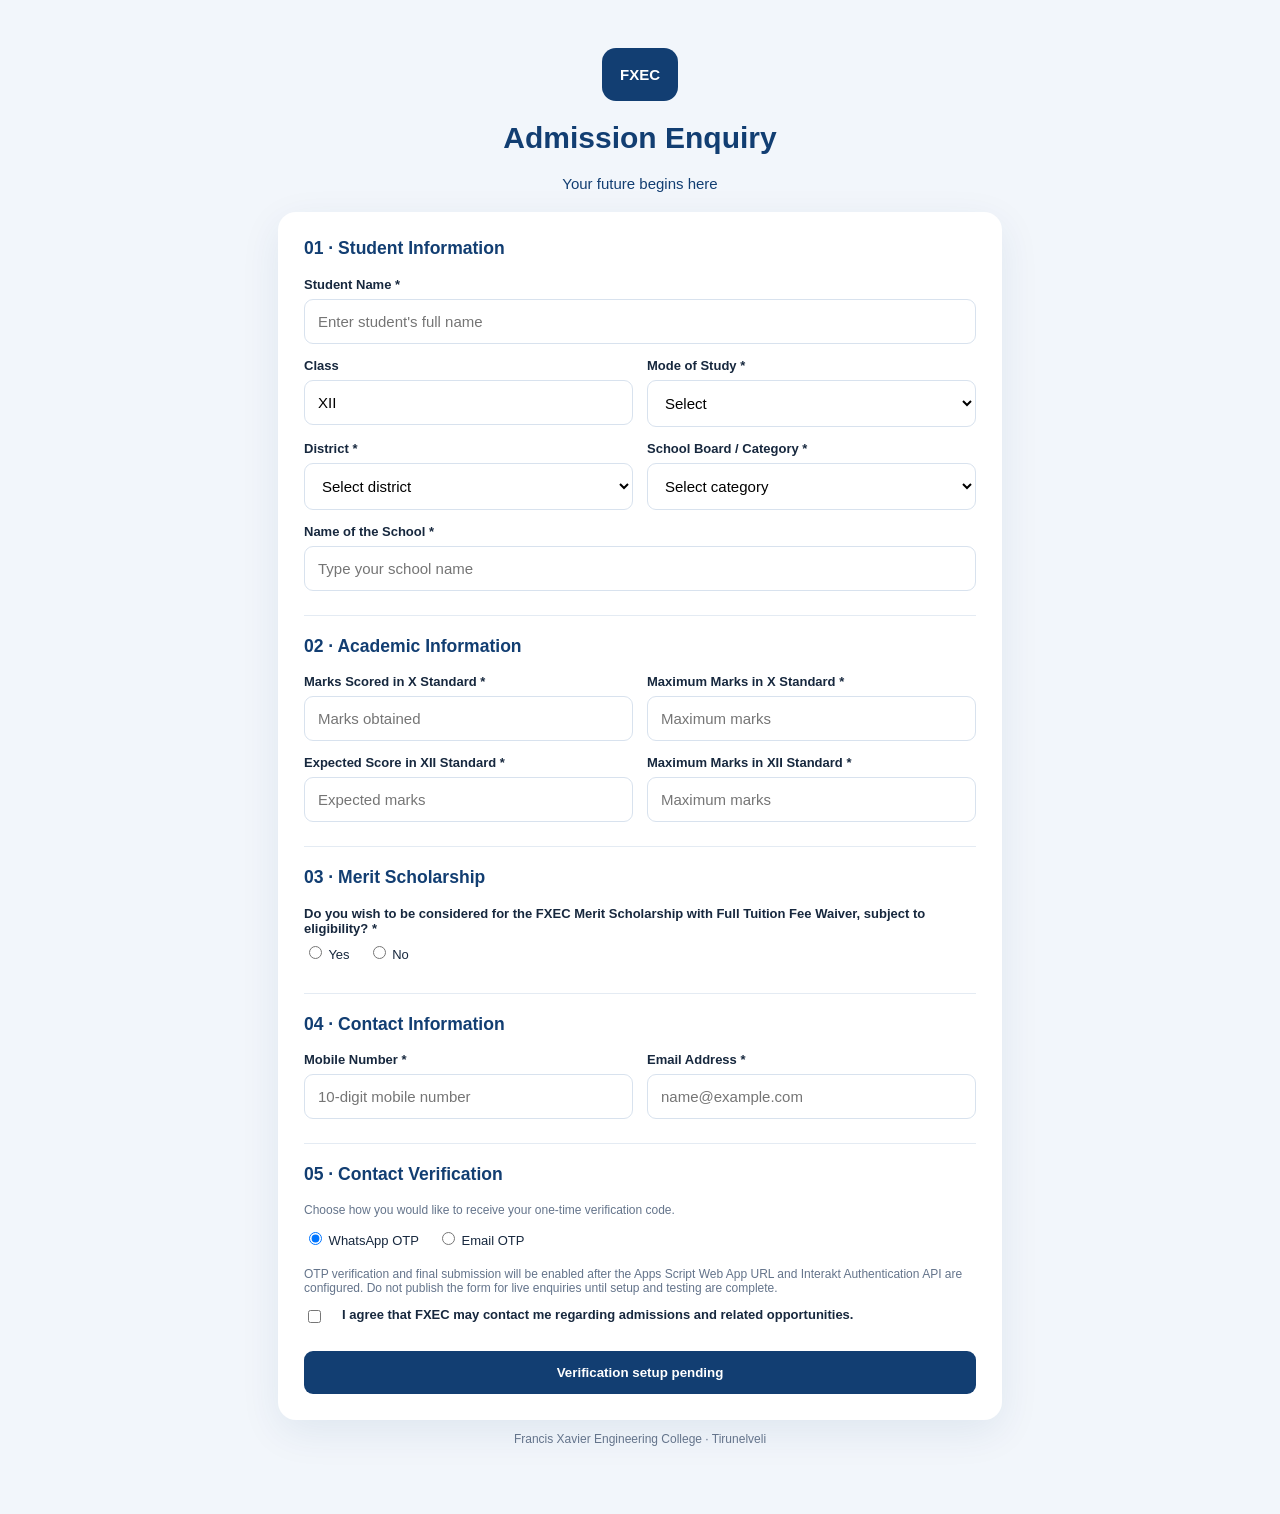
<file: index.html>
<!doctype html>
<html lang="en"><head><meta charset="utf-8"><meta name="viewport" content="width=device-width,initial-scale=1"><meta name="theme-color" content="#123e72"><title>FXEC Admission Enquiry</title>
<style>
*{box-sizing:border-box}body{margin:0;background:#f2f6fb;color:#17283e;font:15px Arial,sans-serif}.wrap{max-width:760px;margin:30px auto;padding:18px}.brand{text-align:center;color:#123e72;margin-bottom:20px}.logo{display:inline-block;background:#123e72;color:white;padding:18px;border-radius:14px;font-weight:bold}.card{background:white;border-radius:18px;padding:26px;box-shadow:0 12px 40px #123e7215}.section{color:#123e72;border-top:1px solid #e4ebf3;padding-top:20px;margin-top:24px}.section:first-child{border:0;margin-top:0;padding-top:0}.grid{display:grid;grid-template-columns:1fr 1fr;gap:14px}.field{min-width:0}.full{grid-column:1/-1}label{display:block;font-weight:bold;font-size:13px;margin:0 0 7px}input,select{width:100%;padding:13px;border:1px solid #d8e2ee;border-radius:9px;font:inherit;background:white}.choices{display:flex;gap:18px;flex-wrap:wrap}.choices label{font-weight:normal}.choices input{width:auto}.btn{background:#123e72;color:white;border:0;padding:14px 20px;border-radius:9px;font-weight:bold;width:100%;margin-top:18px}.note{font-size:12px;color:#64748b}@media(max-width:560px){.grid{grid-template-columns:1fr}.full{grid-column:auto}.card{padding:18px}}
</style></head><body><main class="wrap"><header class="brand"><div class="logo">FXEC</div><h1>Admission Enquiry</h1><p>Your future begins here</p></header><form class="card">
<h3 class="section">01 · Student Information</h3><div class="grid">
<div class="field full"><label>Student Name *</label><input required name="studentName" placeholder="Enter student's full name"></div>
<div class="field"><label>Class</label><input value="XII" readonly></div>
<div class="field"><label>Mode of Study *</label><select required name="mode"><option value="">Select</option><option>Regular Schooling</option><option>Private Candidate</option><option>Other</option></select></div>
<div class="field"><label>District *</label><select required name="district"><option value="">Select district</option><option>Kanyakumari</option><option>Tirunelveli</option><option>Thoothukudi</option><option>Tenkasi</option><option>Virudhunagar</option></select></div>
<div class="field"><label>School Board / Category *</label><select required name="board"><option value="">Select category</option><option>Matriculation</option><option>CBSE</option><option>IGCSE</option><option>State Board – Government School</option><option>State Board – Government Aided School</option><option>Other / International Board</option></select></div>
<div class="field full"><label>Name of the School *</label><input required name="school" placeholder="Type your school name"></div></div>
<h3 class="section">02 · Academic Information</h3><div class="grid">
<div class="field"><label>Marks Scored in X Standard *</label><input type="number" min="0" required name="xMarks" placeholder="Marks obtained"></div>
<div class="field"><label>Maximum Marks in X Standard *</label><input type="number" min="1" required name="xMax" placeholder="Maximum marks"></div>
<div class="field"><label>Expected Score in XII Standard *</label><input type="number" min="0" required name="xiiExpected" placeholder="Expected marks"></div>
<div class="field"><label>Maximum Marks in XII Standard *</label><input type="number" min="1" required name="xiiMax" placeholder="Maximum marks"></div></div>
<h3 class="section">03 · Merit Scholarship</h3><label>Do you wish to be considered for the FXEC Merit Scholarship with Full Tuition Fee Waiver, subject to eligibility? *</label><div class="choices"><label><input type="radio" name="scholarship" value="Yes" required> Yes</label><label><input type="radio" name="scholarship" value="No"> No</label></div>
<h3 class="section">04 · Contact Information</h3><div class="grid"><div class="field"><label>Mobile Number *</label><input required name="mobile" inputmode="numeric" maxlength="10" placeholder="10-digit mobile number"></div><div class="field"><label>Email Address *</label><input required name="email" type="email" placeholder="name@example.com"></div></div>
<h3 class="section">05 · Contact Verification</h3><p class="note">Choose how you would like to receive your one-time verification code.</p><div class="choices"><label><input type="radio" name="otpChannel" value="whatsapp" checked> WhatsApp OTP</label><label><input type="radio" name="otpChannel" value="email"> Email OTP</label></div>
<p class="note">OTP verification and final submission will be enabled after the Apps Script Web App URL and Interakt Authentication API are configured. Do not publish the form for live enquiries until setup and testing are complete.</p>
<label class="choices"><input type="checkbox" required> I agree that FXEC may contact me regarding admissions and related opportunities.</label>
<button class="btn" type="button" disabled>Verification setup pending</button>
</form><p class="brand note">Francis Xavier Engineering College · Tirunelveli</p></main></body></html>
</file>
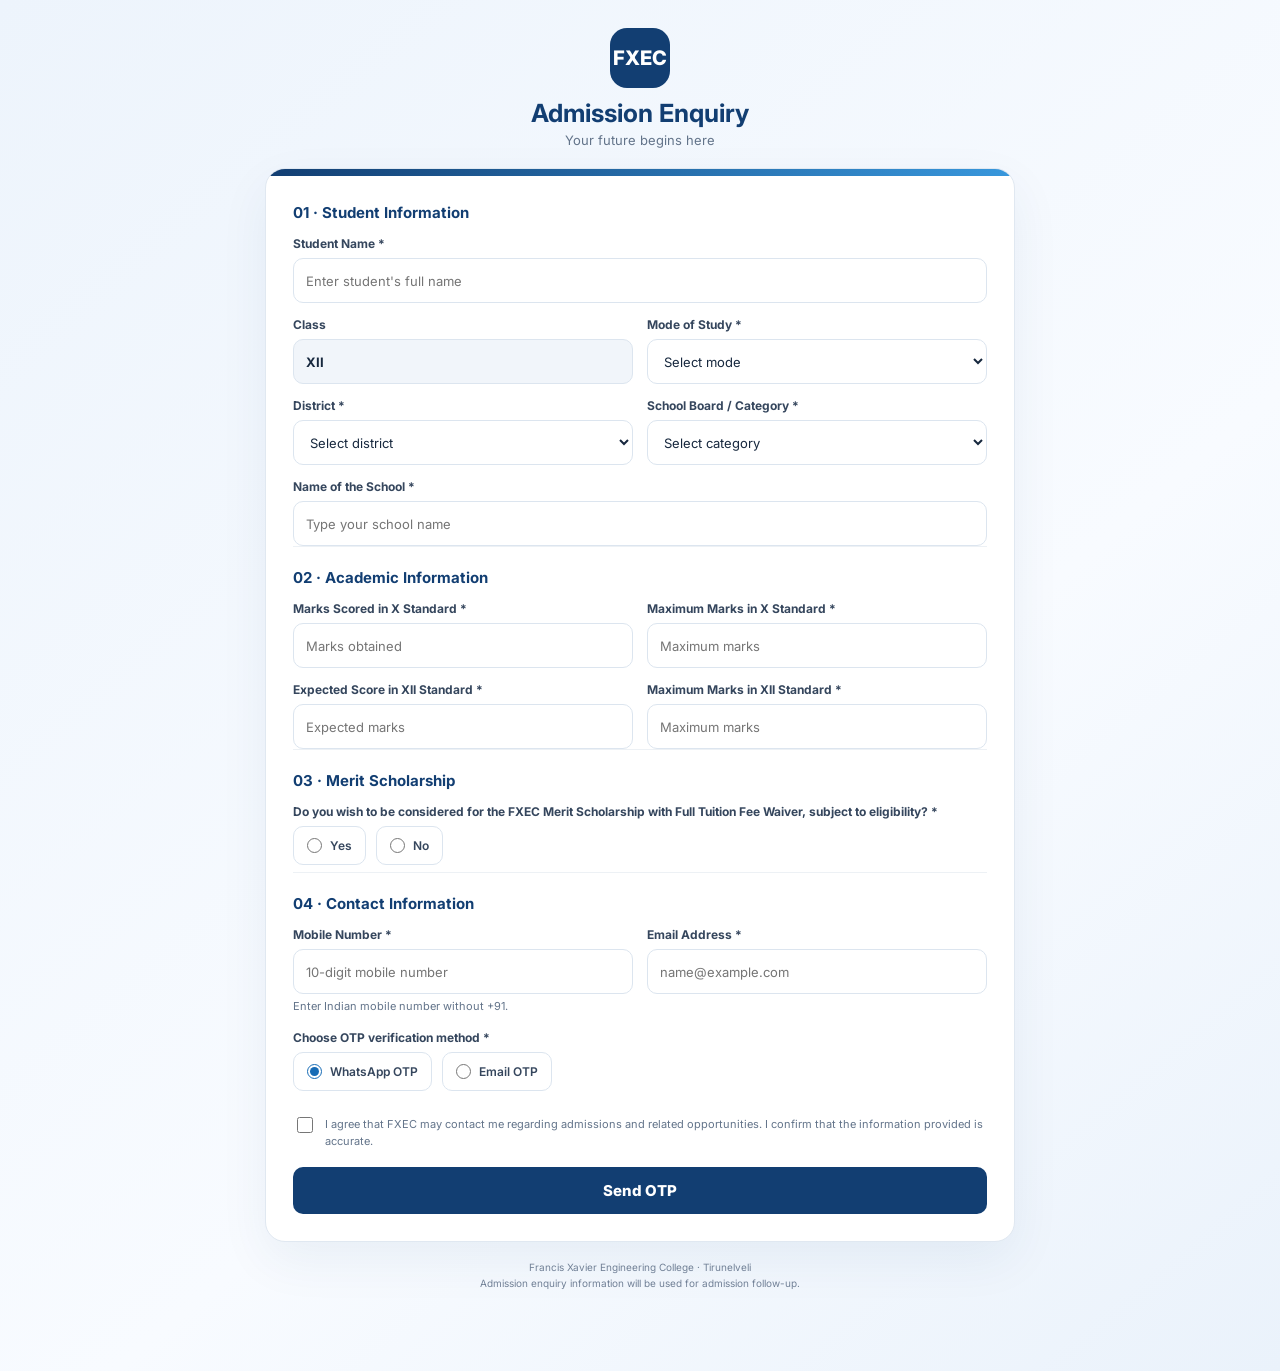
<file: apps-script/Index.html>
<!doctype html>
<html lang="en"><head><meta charset="utf-8"><meta name="viewport" content="width=device-width,initial-scale=1"><meta name="theme-color" content="#123e72"><title>FXEC Admission Enquiry</title>
<link rel="preconnect" href="https://fonts.googleapis.com"><link href="https://fonts.googleapis.com/css2?family=Inter:wght@400;500;600;700;800&display=swap" rel="stylesheet">
<style>
:root{--navy:#123e72;--blue:#176bb5;--ink:#17283e;--muted:#63748a;--line:#dce5ef}*{box-sizing:border-box}body{margin:0;background:linear-gradient(140deg,#edf4fc,#f8fbff 60%,#eaf2fb);color:var(--ink);font:15px Inter,Arial,sans-serif}.wrap{max-width:780px;margin:28px auto;padding:0 15px 35px}.brand{text-align:center;color:var(--navy);margin-bottom:20px}.logo{display:inline-grid;place-items:center;background:var(--navy);color:white;width:60px;height:60px;border-radius:17px;font-weight:800;font-size:20px}.brand h1{font-size:25px;margin:10px 0 4px}.brand p{font-size:13px;color:var(--muted);margin:0}.card{background:#fff;border:1px solid #e0e8f1;border-radius:20px;box-shadow:0 18px 50px #163b6810;overflow:hidden}.stripe{height:7px;background:linear-gradient(90deg,var(--navy),#3897dc)}.inside{padding:27px}.section{font-size:15px;color:var(--navy);padding:21px 0 14px;margin:0;border-top:1px solid #edf1f5}.section:first-child{border:0;padding-top:0}.grid{display:grid;grid-template-columns:1fr 1fr;gap:14px}.full{grid-column:1/-1}.field{min-width:0}.field label{display:block;font-size:12px;font-weight:700;margin:0 0 7px;color:#35465d}input,select{width:100%;height:45px;border:1px solid var(--line);border-radius:10px;padding:0 12px;font:inherit;font-size:13px;background:#fff;color:var(--ink)}input:focus,select:focus{outline:0;border-color:var(--blue);box-shadow:0 0 0 3px #176bb51a}.readonly{background:#f1f5fa;font-weight:700}.choices{display:flex;gap:10px;flex-wrap:wrap}.choices label{display:flex;align-items:center;gap:8px;padding:11px 13px;border:1px solid var(--line);border-radius:10px;font-size:12px;font-weight:600;cursor:pointer}.choices input{width:15px;height:15px;margin:0;accent-color:var(--blue)}.hint{font-size:11px;color:var(--muted);margin-top:5px}.consent{display:flex;gap:9px;align-items:flex-start;font-size:11px;color:var(--muted);line-height:1.5;margin:18px 0}.consent input{width:16px;height:16px;flex:none;margin-top:1px}.btn{border:0;border-radius:10px;padding:14px 18px;font:inherit;font-weight:800;cursor:pointer}.primary{width:100%;background:var(--navy);color:white}.secondary{background:#eaf3fd;color:var(--navy)}.btn:disabled{opacity:.55;cursor:not-allowed}.verify{display:none;margin-top:15px;padding:16px;border-radius:13px;background:#f3f8fe;border:1px solid #dbe8f6}.verify.show{display:block}.verifyrow{display:flex;gap:9px}.verifyrow input{flex:1}.status{font-size:12px;margin-top:9px;min-height:18px}.ok{color:#16834b}.err{color:#b42318}.hidden{display:none!important}.foot{text-align:center;color:#718096;font-size:10px;line-height:1.6;margin:17px}.note{font-size:11px;color:var(--muted)}@media(max-width:580px){.wrap{margin:18px auto}.inside{padding:19px}.grid{grid-template-columns:1fr}.full{grid-column:auto}.verifyrow{flex-direction:column}.brand h1{font-size:22px}}
</style></head><body><main class="wrap"><header class="brand"><div class="logo">FXEC</div><h1>Admission Enquiry</h1><p>Your future begins here</p></header><section class="card"><div class="stripe"></div><div class="inside"><form id="form" novalidate>
<h2 class="section">01 · Student Information</h2><div class="grid">
<div class="field full"><label for="studentName">Student Name *</label><input id="studentName" required maxlength="100" placeholder="Enter student's full name"></div>
<div class="field"><label>Class</label><input class="readonly" value="XII" readonly></div>
<div class="field"><label for="modeOfStudy">Mode of Study *</label><select id="modeOfStudy" required><option value="">Select mode</option><option>Regular Schooling</option><option>Private Candidate</option><option>Other</option></select></div>
<div class="field"><label for="district">District *</label><select id="district" required><option value="">Select district</option><option>Kanyakumari</option><option>Tirunelveli</option><option>Thoothukudi</option><option>Tenkasi</option><option>Virudhunagar</option></select></div>
<div class="field"><label for="schoolCategory">School Board / Category *</label><select id="schoolCategory" required><option value="">Select category</option><option>Matriculation</option><option>CBSE</option><option>IGCSE</option><option>State Board – Government School</option><option>State Board – Government Aided School</option><option>Other / International Board</option></select></div>
<div class="field full"><label for="schoolName">Name of the School *</label><input id="schoolName" required maxlength="160" placeholder="Type your school name"></div></div>
<h2 class="section">02 · Academic Information</h2><div class="grid">
<div class="field"><label for="xMarks">Marks Scored in X Standard *</label><input id="xMarks" type="number" min="0" step="any" required placeholder="Marks obtained"></div>
<div class="field"><label for="xMax">Maximum Marks in X Standard *</label><input id="xMax" type="number" min="1" step="any" required placeholder="Maximum marks"></div>
<div class="field"><label for="xiiExpected">Expected Score in XII Standard *</label><input id="xiiExpected" type="number" min="0" step="any" required placeholder="Expected marks"></div>
<div class="field"><label for="xiiMax">Maximum Marks in XII Standard *</label><input id="xiiMax" type="number" min="1" step="any" required placeholder="Maximum marks"></div></div>
<h2 class="section">03 · Merit Scholarship</h2><div class="field"><label>Do you wish to be considered for the FXEC Merit Scholarship with Full Tuition Fee Waiver, subject to eligibility? *</label><div class="choices"><label><input type="radio" name="scholarship" value="Yes" required> Yes</label><label><input type="radio" name="scholarship" value="No"> No</label></div></div>
<h2 class="section">04 · Contact Information</h2><div class="grid">
<div class="field"><label for="mobile">Mobile Number *</label><input id="mobile" inputmode="numeric" maxlength="10" pattern="[6-9][0-9]{9}" required placeholder="10-digit mobile number"><div class="hint">Enter Indian mobile number without +91.</div></div>
<div class="field"><label for="email">Email Address *</label><input id="email" type="email" maxlength="160" required placeholder="name@example.com"></div></div>
<div class="field" style="margin-top:17px"><label>Choose OTP verification method *</label><div class="choices"><label><input type="radio" name="otpChannel" value="whatsapp" checked> WhatsApp OTP</label><label><input type="radio" name="otpChannel" value="email"> Email OTP</label></div></div>
<label class="consent"><input id="consent" type="checkbox" required><span>I agree that FXEC may contact me regarding admissions and related opportunities. I confirm that the information provided is accurate.</span></label>
<button class="btn primary" id="send" type="button">Send OTP</button>
<div class="verify" id="verify"><div class="field"><label for="code">Enter the 6-digit OTP</label><div class="verifyrow"><input id="code" inputmode="numeric" maxlength="6" placeholder="6-digit OTP"><button class="btn secondary" id="check" type="button">Verify OTP</button></div></div><div id="status" class="status" role="status" aria-live="polite"></div><button class="btn primary hidden" id="submit" type="submit" style="margin-top:10px">Submit Admission Enquiry</button></div>
</form></div></section><p class="foot">Francis Xavier Engineering College · Tirunelveli<br>Admission enquiry information will be used for admission follow-up.</p></main>
<script>
const $=id=>document.getElementById(id);let requestId='',verified=false;
function lead(){return {studentName:$('studentName').value.trim(),className:'XII',modeOfStudy:$('modeOfStudy').value,district:$('district').value,schoolCategory:$('schoolCategory').value,schoolName:$('schoolName').value.trim(),xMarks:$('xMarks').value,xMax:$('xMax').value,xiiExpected:$('xiiExpected').value,xiiMax:$('xiiMax').value,scholarship:document.querySelector('[name="scholarship"]:checked')?.value||'',mobile:$('mobile').value.trim(),email:$('email').value.trim(),otpChannel:document.querySelector('[name="otpChannel"]:checked')?.value||'whatsapp',consent:$('consent').checked};}
function say(message,kind=''){ $('status').textContent=message;$('status').className='status '+kind;}
function validate(){if(!$('form').reportValidity())return false;const p=lead();if(Number(p.xMarks)>Number(p.xMax)||Number(p.xiiExpected)>Number(p.xiiMax)){alert('Obtained or expected marks cannot exceed maximum marks.');return false;}return true;}
function serverError(e){return e&&e.message?e.message:'Unable to contact the server. Please try again.';}
$('send').addEventListener('click',()=>{if(!validate())return;verified=false;$('submit').classList.add('hidden');$('verify').classList.add('show');$('send').disabled=true;$('send').textContent='Sending OTP…';say('Requesting verification code…');google.script.run.withSuccessHandler(r=>{requestId=r.requestId;say('OTP sent. Please check your selected channel.','ok');$('send').disabled=false;$('send').textContent='Resend OTP';}).withFailureHandler(e=>{$('send').disabled=false;$('send').textContent='Resend OTP';say(serverError(e),'err');}).sendOtp(lead());});
$('check').addEventListener('click',()=>{const code=$('code').value.trim();if(!requestId)return say('Request an OTP first.','err');if(!/^\d{6}$/.test(code))return say('Enter the 6-digit OTP.','err');$('check').disabled=true;say('Verifying OTP…');google.script.run.withSuccessHandler(()=>{verified=true;say('Contact verified successfully.','ok');$('submit').classList.remove('hidden');$('check').disabled=false;}).withFailureHandler(e=>{$('check').disabled=false;say(serverError(e),'err');}).verifyOtp(requestId,code);});
$('form').addEventListener('submit',e=>{e.preventDefault();if(!verified)return say('Please verify your contact before submitting.','err');$('submit').disabled=true;$('submit').textContent='Submitting…';google.script.run.withSuccessHandler(()=>{alert('Thank you! Your admission enquiry has been submitted successfully.');$('form').reset();$('verify').classList.remove('show');$('submit').classList.add('hidden');$('send').textContent='Send OTP';$('submit').disabled=false;requestId='';verified=false;}).withFailureHandler(e=>{$('submit').disabled=false;$('submit').textContent='Submit Admission Enquiry';say(serverError(e),'err');}).submitLead(requestId,lead());});
</script></body></html>
</file>
